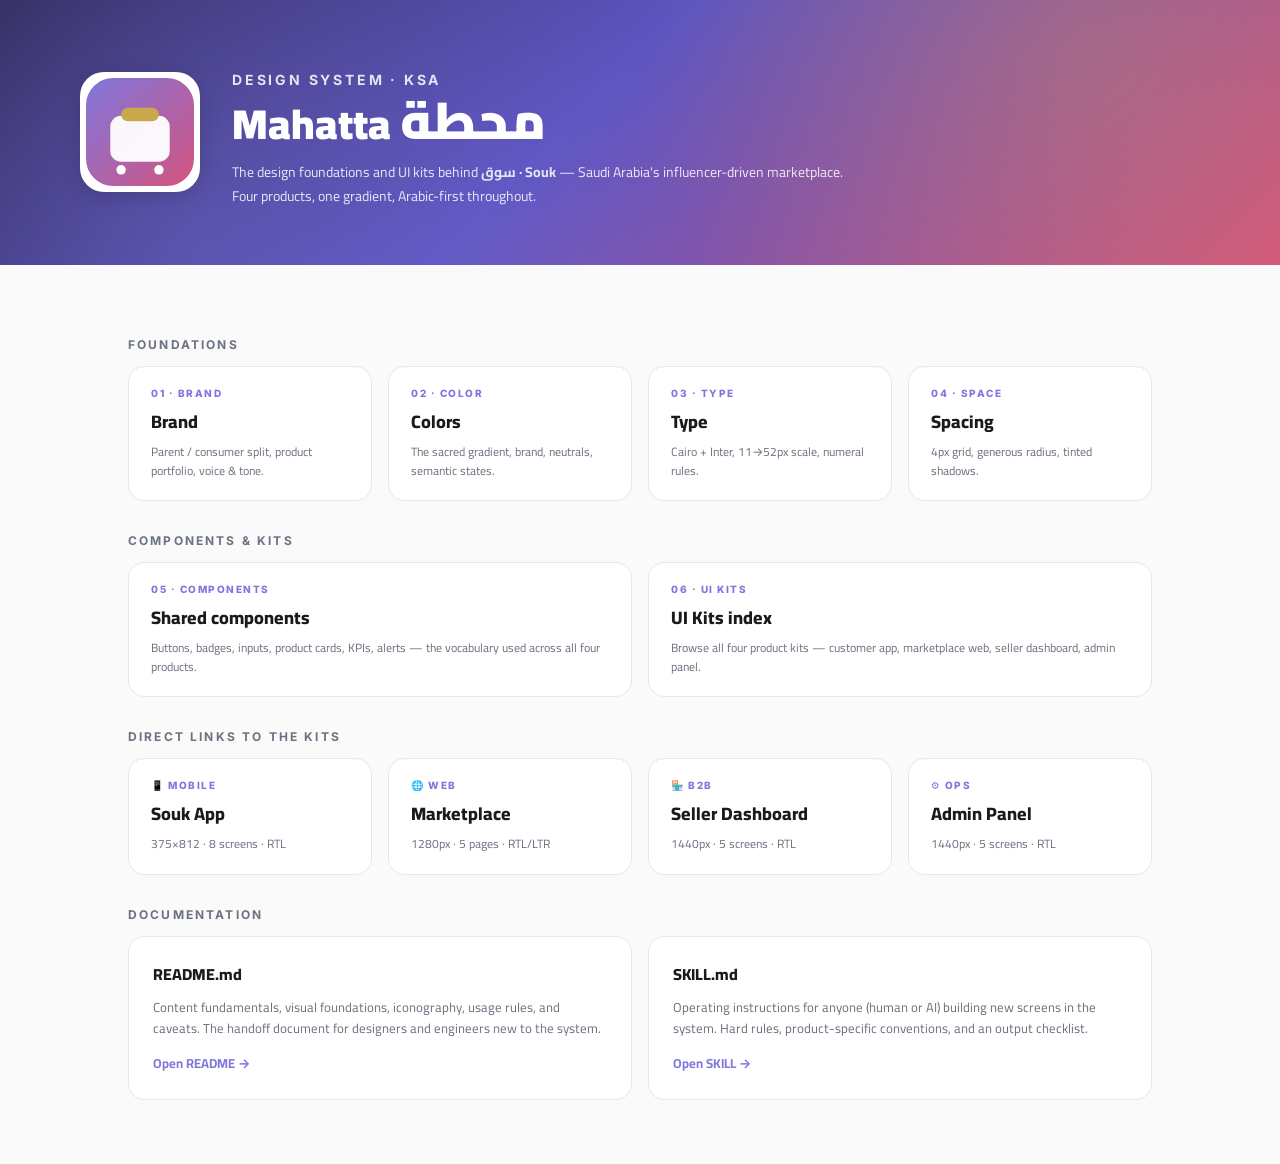
<file: index.html>
<!doctype html>
<html lang="en"><head><meta charset="utf-8"><title>Mahatta · Souk — Design System</title>
<link rel="stylesheet" href="tokens.css">
<style>
  body { background: var(--m-bg-faint); font-family: var(--m-font); }
  .hero { padding: 56px 48px; background: linear-gradient(135deg, #2a2450 0%, #5C54C0 45%, #D4537E 100%); color:#fff; position:relative; overflow:hidden; }
  .hero::before { content:""; position:absolute; inset:0; background: radial-gradient(circle at 85% 20%, rgba(200,168,75,0.25), transparent 40%), radial-gradient(circle at 15% 90%, rgba(127,119,221,0.35), transparent 50%); pointer-events:none; }
  .hero-wrap { max-width: 1120px; margin: 0 auto; position: relative; display:grid; grid-template-columns: 120px 1fr; gap: 32px; align-items: center; }
  .hero img { background:#fff; border-radius: 24px; padding: 6px; box-shadow: 0 4px 20px rgba(0,0,0,0.15); }
  .eyebrow { font-size: 11px; letter-spacing: 0.2em; text-transform: uppercase; opacity: 0.75; font-family: var(--m-font-en); font-weight: 700; margin:0 0 8px; }
  .hero h1 { font-size: 42px; font-weight: 900; margin: 0; line-height: 1.1; }
  .hero .ar { font-size: 52px; font-weight:900; direction:rtl; display:inline-block; margin-inline-start: 14px; }
  .hero p { font-size: 14px; opacity: 0.85; margin: 12px 0 0; max-width: 620px; line-height: 1.7; }

  .wrap { max-width: 1120px; margin: 0 auto; padding: 40px 48px 64px; }
  h2 { font-size: 12px; letter-spacing: 0.18em; text-transform: uppercase; color: var(--m-ink-2); font-weight: 700; margin: 32px 0 14px; font-family: var(--m-font-en); }

  .grid { display: grid; gap: 16px; }
  .g3 { grid-template-columns: repeat(3, 1fr); }
  .g2 { grid-template-columns: 1fr 1fr; }
  .g4 { grid-template-columns: repeat(4, 1fr); }

  a.tile { text-decoration:none; color:inherit; background:#fff; border:1px solid var(--m-border); border-radius: var(--m-r-2xl); padding: 20px 22px; display:block; transition: all var(--m-dur) var(--m-ease); }
  a.tile:hover { transform: translateY(-3px); box-shadow: var(--m-shadow-purple); border-color: var(--m-purple-100); }
  .tile .lab { font-size:10px; letter-spacing:0.15em; font-family: var(--m-font-en); font-weight:800; color: var(--m-purple); text-transform: uppercase; }
  .tile .t { font-size: 18px; font-weight: 800; margin: 6px 0 4px; }
  .tile .d { font-size: 12px; color: var(--m-ink-2); line-height: 1.6; }

  .doc { background:#fff; border:1px solid var(--m-border); border-radius: var(--m-r-2xl); padding: 22px 24px; }
  .doc h3 { margin: 0 0 8px; font-size: 16px; font-weight: 800; }
  .doc p { margin: 0; font-size: 13px; color: var(--m-ink-2); line-height: 1.65; }
  .doc a { display:inline-block; margin-top: 12px; font-size: 13px; font-weight: 700; color: var(--m-purple); text-decoration: none; }
</style></head><body>

<section class="hero">
  <div class="hero-wrap">
    <img src="assets/logo-mark.svg" width="120" height="120" alt="Mahatta mark">
    <div>
      <p class="eyebrow">Design System · KSA</p>
      <h1>Mahatta <span class="ar">محطة</span></h1>
      <p>The design foundations and UI kits behind <strong>سوق · Souk</strong> — Saudi Arabia's influencer-driven marketplace. Four products, one gradient, Arabic-first throughout.</p>
    </div>
  </div>
</section>

<div class="wrap">
  <h2>Foundations</h2>
  <div class="grid g4">
    <a class="tile" href="preview/brand.html">       <div class="lab">01 · BRAND</div>   <div class="t">Brand</div>     <div class="d">Parent / consumer split, product portfolio, voice & tone.</div></a>
    <a class="tile" href="preview/colors.html">      <div class="lab">02 · COLOR</div>   <div class="t">Colors</div>    <div class="d">The sacred gradient, brand, neutrals, semantic states.</div></a>
    <a class="tile" href="preview/type.html">        <div class="lab">03 · TYPE</div>    <div class="t">Type</div>      <div class="d">Cairo + Inter, 11→52px scale, numeral rules.</div></a>
    <a class="tile" href="preview/spacing.html">     <div class="lab">04 · SPACE</div>   <div class="t">Spacing</div>   <div class="d">4px grid, generous radius, tinted shadows.</div></a>
  </div>

  <h2>Components & Kits</h2>
  <div class="grid g2">
    <a class="tile" href="preview/components.html">  <div class="lab">05 · COMPONENTS</div> <div class="t">Shared components</div> <div class="d">Buttons, badges, inputs, product cards, KPIs, alerts — the vocabulary used across all four products.</div></a>
    <a class="tile" href="preview/ui-kits.html">     <div class="lab">06 · UI KITS</div>    <div class="t">UI Kits index</div>     <div class="d">Browse all four product kits — customer app, marketplace web, seller dashboard, admin panel.</div></a>
  </div>

  <h2>Direct links to the kits</h2>
  <div class="grid g4">
    <a class="tile" href="ui-kits/app/index.html">    <div class="lab">📱 MOBILE</div><div class="t">Souk App</div>      <div class="d">375×812 · 8 screens · RTL</div></a>
    <a class="tile" href="ui-kits/web/index.html">    <div class="lab">🌐 WEB</div>   <div class="t">Marketplace</div>   <div class="d">1280px · 5 pages · RTL/LTR</div></a>
    <a class="tile" href="ui-kits/seller/index.html"> <div class="lab">🏪 B2B</div>   <div class="t">Seller Dashboard</div><div class="d">1440px · 5 screens · RTL</div></a>
    <a class="tile" href="ui-kits/admin/index.html">  <div class="lab">⚙️ OPS</div>    <div class="t">Admin Panel</div>   <div class="d">1440px · 5 screens · RTL</div></a>
  </div>

  <h2>Documentation</h2>
  <div class="grid g2">
    <div class="doc">
      <h3>README.md</h3>
      <p>Content fundamentals, visual foundations, iconography, usage rules, and caveats. The handoff document for designers and engineers new to the system.</p>
      <a href="README.md">Open README →</a>
    </div>
    <div class="doc">
      <h3>SKILL.md</h3>
      <p>Operating instructions for anyone (human or AI) building new screens in the system. Hard rules, product-specific conventions, and an output checklist.</p>
      <a href="SKILL.md">Open SKILL →</a>
    </div>
  </div>
</div>
</body></html>
</file>
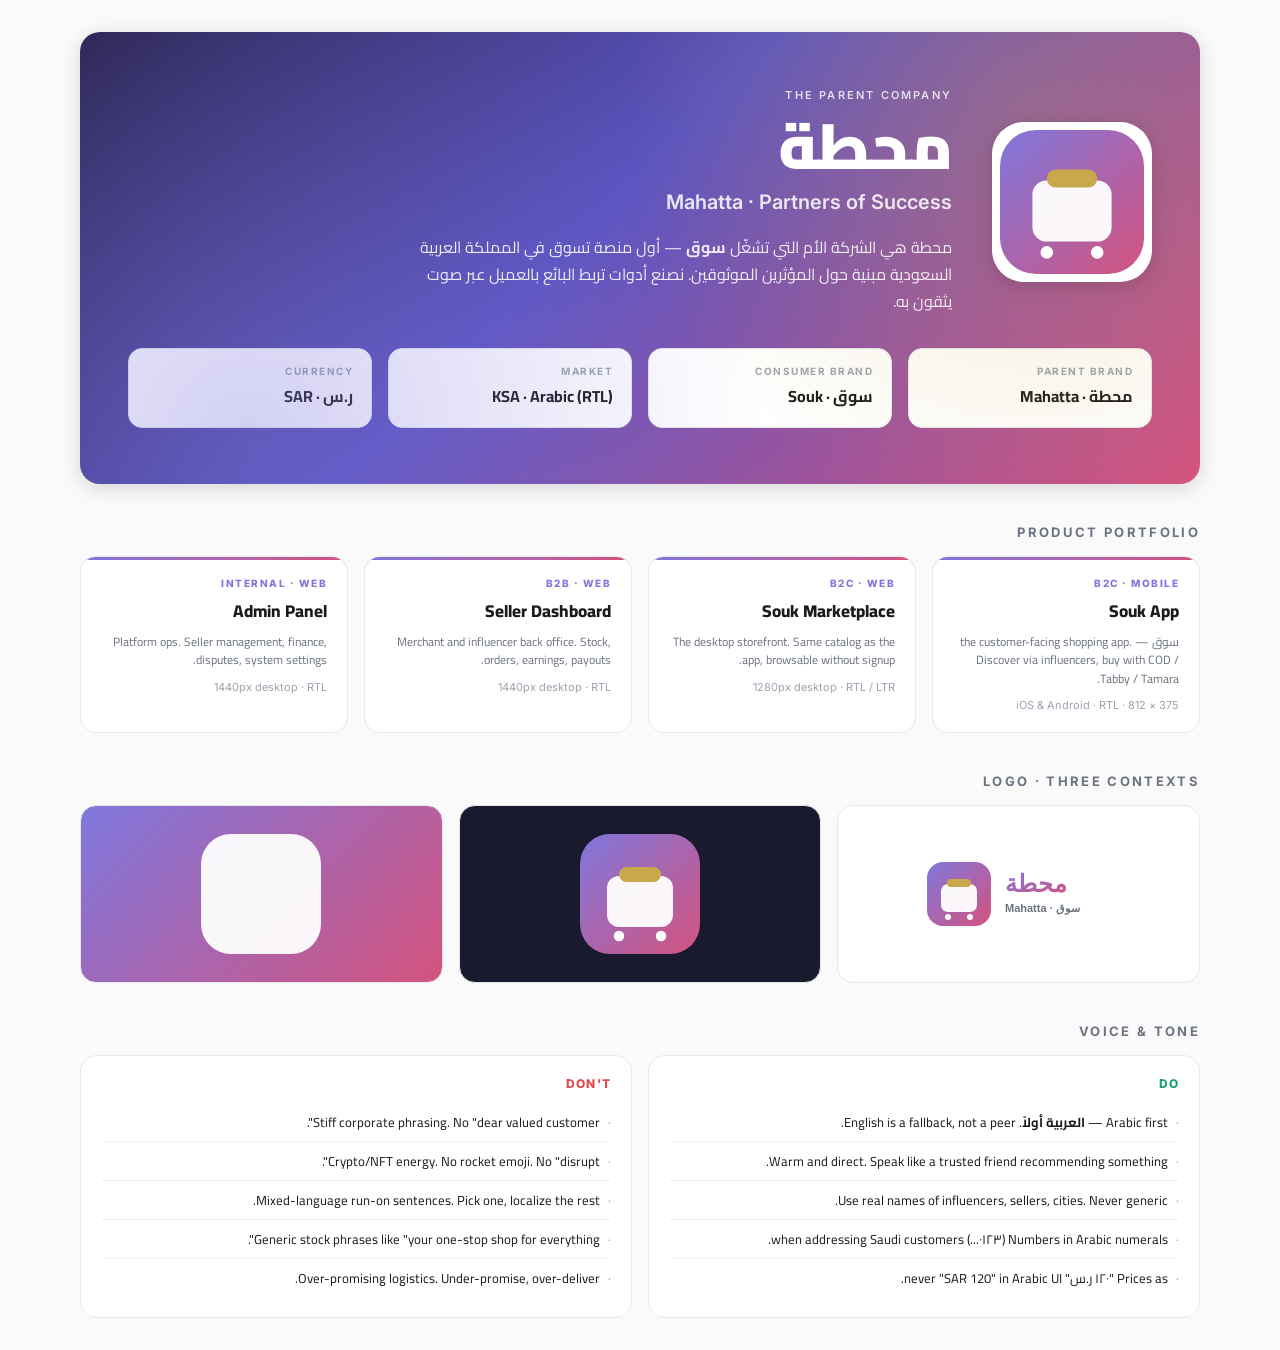
<file: preview/brand.html>
<!doctype html>
<html lang="ar" dir="rtl"><head><meta charset="utf-8"><title>Brand · Mahatta · Souk</title>
<link rel="stylesheet" href="../tokens.css">
<style>
  body { background: var(--m-bg-faint); padding: 32px; }
  .wrap { max-width: 1120px; margin: 0 auto; }
  .hero {
    border-radius: var(--m-r-3xl); overflow: hidden; position: relative;
    padding: 56px 48px; color: #fff;
    background: linear-gradient(135deg, #2a2450 0%, #5C54C0 45%, #D4537E 100%);
    box-shadow: var(--m-shadow-lift);
  }
  .hero::before {
    content: ""; position: absolute; inset: 0;
    background:
      radial-gradient(circle at 85% 20%, rgba(200,168,75,0.25), transparent 40%),
      radial-gradient(circle at 15% 90%, rgba(127,119,221,0.35), transparent 50%);
    pointer-events: none;
  }
  .hero-inner { position: relative; display: grid; grid-template-columns: 160px 1fr; gap: 40px; align-items: center; }
  .eyebrow { font-size: 11px; letter-spacing: 0.2em; text-transform: uppercase; opacity: 0.8; margin: 0 0 12px; font-family: var(--m-font-en); font-weight: 600; }
  .brand-name-ar { font-size: 64px; font-weight: 900; line-height: 1; margin: 0; letter-spacing: -0.02em; }
  .brand-name-en { font-size: 20px; font-weight: 600; opacity: 0.85; margin: 12px 0 0; font-family: var(--m-font-en); }
  .tagline { font-size: 16px; line-height: 1.7; opacity: 0.88; margin: 20px 0 0; max-width: 560px; }

  .meta { margin-top: 32px; display: grid; grid-template-columns: repeat(4, 1fr); gap: 16px; }
  .chip {
    background: var(--m-bg); border: 1px solid var(--m-border); border-radius: var(--m-r-xl);
    padding: 16px 18px;
  }
  .chip-label { font-size: 10px; letter-spacing: 0.15em; color: var(--m-ink-3); text-transform: uppercase; font-weight: 700; font-family: var(--m-font-en); }
  .chip-val { font-size: 16px; font-weight: 700; color: var(--m-ink); margin-top: 4px; }

  h2 { font-size: 13px; letter-spacing: 0.18em; text-transform: uppercase; color: var(--m-ink-2); font-weight: 700; margin: 40px 0 16px; font-family: var(--m-font-en); }

  .products { display: grid; grid-template-columns: repeat(4, 1fr); gap: 16px; }
  .product {
    background: var(--m-bg); border: 1px solid var(--m-border); border-radius: var(--m-r-2xl);
    padding: 20px; position: relative; overflow: hidden;
  }
  .product::before { content:""; position: absolute; top:0; right:0; left:0; height: 3px; background: var(--m-grad); }
  .product-tag { font-size: 10px; letter-spacing: 0.15em; color: var(--m-purple); text-transform: uppercase; font-weight: 800; font-family: var(--m-font-en); }
  .product-name { font-size: 17px; font-weight: 800; color: var(--m-ink); margin: 6px 0 2px; }
  .product-desc { font-size: 12px; color: var(--m-ink-2); line-height: 1.55; margin: 6px 0 0; }
  .product-spec { font-size: 11px; color: var(--m-ink-3); margin-top: 10px; font-family: var(--m-font-en); }

  .voice { display: grid; grid-template-columns: 1fr 1fr; gap: 16px; margin-top: 16px; }
  .voice-col {
    background: var(--m-bg); border: 1px solid var(--m-border); border-radius: var(--m-r-2xl); padding: 20px;
  }
  .voice-col h3 { font-size: 12px; font-weight: 800; letter-spacing: 0.1em; text-transform: uppercase; margin: 0 0 12px; font-family: var(--m-font-en); }
  .voice-col.do h3   { color: var(--m-success); }
  .voice-col.dont h3 { color: var(--m-error); }
  .voice-col ul { list-style: none; padding: 0; margin: 0; }
  .voice-col li { padding: 7px 0; border-bottom: 1px solid var(--m-border-soft); font-size: 13px; color: var(--m-ink); }
  .voice-col li:last-child { border-bottom: none; }
  .voice-col li::before { content: "·"; color: var(--m-ink-3); margin-left: 8px; }

  .logos { display: grid; grid-template-columns: repeat(3, 1fr); gap: 16px; margin-top: 16px; }
  .logo-tile { background: var(--m-bg); border: 1px solid var(--m-border); border-radius: var(--m-r-2xl); padding: 28px; display: flex; align-items: center; justify-content: center; min-height: 140px; }
  .logo-tile.dark { background: var(--m-ink-deep); }
  .logo-tile.grad { background: var(--m-grad); }
  .logo-tile img { max-width: 100%; height: auto; }
</style></head><body>
<div class="wrap">
  <section class="hero">
    <div class="hero-inner">
      <img src="../assets/logo-mark.svg" width="160" height="160" alt="Mahatta mark" style="background:#fff;border-radius:32px;padding:8px;box-shadow:var(--m-shadow-lift);">
      <div>
        <p class="eyebrow">The parent company</p>
        <h1 class="brand-name-ar">محطة</h1>
        <p class="brand-name-en">Mahatta · Partners of Success</p>
        <p class="tagline">محطة هي الشركة الأم التي تشغّل <strong>سوق</strong> — أول منصة تسوق في المملكة العربية السعودية مبنية حول المؤثرين الموثوقين. نصنع أدوات تربط البائع بالعميل عبر صوت يثقون به.</p>
      </div>
    </div>
    <div class="meta">
      <div class="chip"><div class="chip-label">Parent brand</div><div class="chip-val">محطة · Mahatta</div></div>
      <div class="chip"><div class="chip-label">Consumer brand</div><div class="chip-val">سوق · Souk</div></div>
      <div class="chip"><div class="chip-label">Market</div><div class="chip-val">KSA · Arabic (RTL)</div></div>
      <div class="chip"><div class="chip-label">Currency</div><div class="chip-val">ر.س · SAR</div></div>
    </div>
  </section>

  <h2>Product portfolio</h2>
  <div class="products">
    <div class="product">
      <div class="product-tag">B2C · Mobile</div>
      <div class="product-name">Souk App</div>
      <div class="product-desc">سوق — the customer-facing shopping app. Discover via influencers, buy with COD / Tabby / Tamara.</div>
      <div class="product-spec">375 × 812 · iOS & Android · RTL</div>
    </div>
    <div class="product">
      <div class="product-tag">B2C · Web</div>
      <div class="product-name">Souk Marketplace</div>
      <div class="product-desc">The desktop storefront. Same catalog as the app, browsable without signup.</div>
      <div class="product-spec">1280px desktop · RTL / LTR</div>
    </div>
    <div class="product">
      <div class="product-tag">B2B · Web</div>
      <div class="product-name">Seller Dashboard</div>
      <div class="product-desc">Merchant and influencer back office. Stock, orders, earnings, payouts.</div>
      <div class="product-spec">1440px desktop · RTL</div>
    </div>
    <div class="product">
      <div class="product-tag">Internal · Web</div>
      <div class="product-name">Admin Panel</div>
      <div class="product-desc">Platform ops. Seller management, finance, disputes, system settings.</div>
      <div class="product-spec">1440px desktop · RTL</div>
    </div>
  </div>

  <h2>Logo · three contexts</h2>
  <div class="logos">
    <div class="logo-tile"><img src="../assets/logo.svg" alt="Logo on light"></div>
    <div class="logo-tile dark"><img src="../assets/logo-mark.svg" width="120" alt="Mark only"></div>
    <div class="logo-tile grad"><img src="../assets/logo-mark.svg" width="120" style="filter:brightness(0) invert(1);opacity:0.95" alt="Mono on gradient"></div>
  </div>

  <h2>Voice & tone</h2>
  <div class="voice">
    <div class="voice-col do">
      <h3>Do</h3>
      <ul>
        <li>Arabic first — <strong>العربية أولاً</strong>. English is a fallback, not a peer.</li>
        <li>Warm and direct. Speak like a trusted friend recommending something.</li>
        <li>Use real names of influencers, sellers, cities. Never generic.</li>
        <li>Numbers in Arabic numerals (٠١٢٣...) when addressing Saudi customers.</li>
        <li>Prices as "١٢٠ ر.س" never "SAR 120" in Arabic UI.</li>
      </ul>
    </div>
    <div class="voice-col dont">
      <h3>Don't</h3>
      <ul>
        <li>Stiff corporate phrasing. No "dear valued customer".</li>
        <li>Crypto/NFT energy. No rocket emoji. No "disrupt".</li>
        <li>Mixed-language run-on sentences. Pick one, localize the rest.</li>
        <li>Generic stock phrases like "your one-stop shop for everything".</li>
        <li>Over-promising logistics. Under-promise, over-deliver.</li>
      </ul>
    </div>
  </div>
</div>
</body></html>
</file>
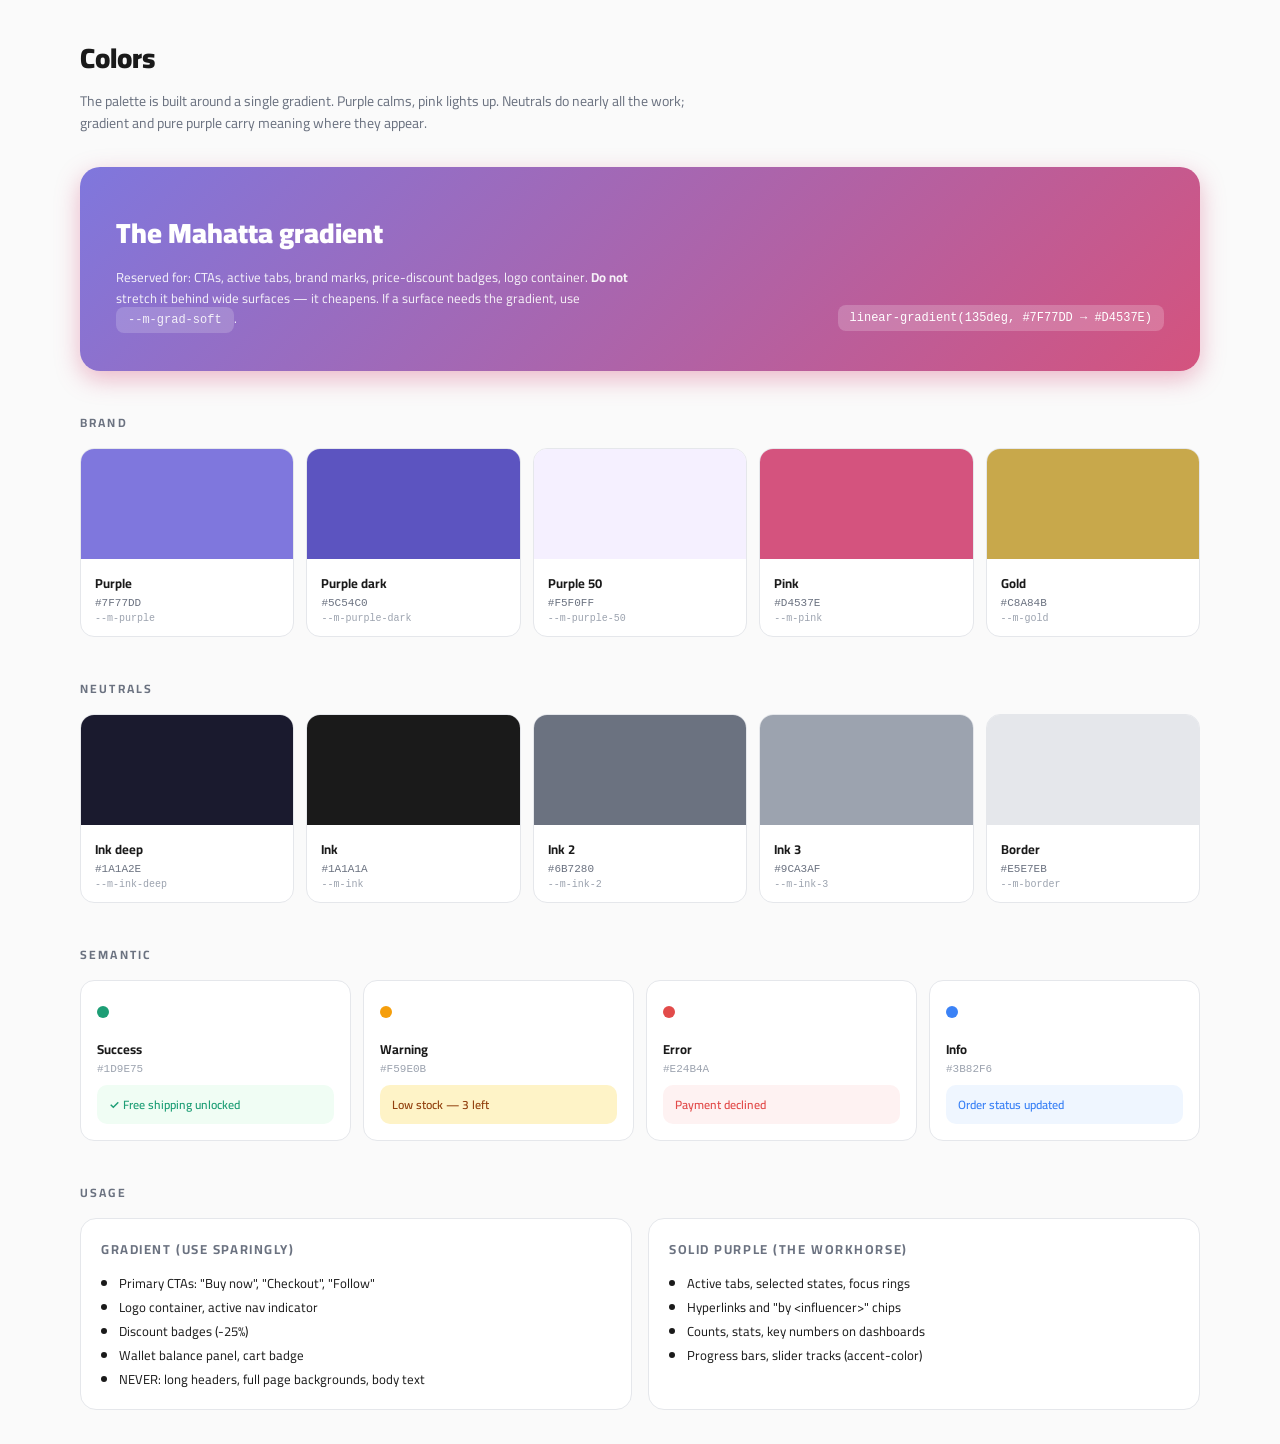
<file: preview/colors.html>
<!doctype html>
<html lang="en" dir="ltr"><head><meta charset="utf-8"><title>Colors · Mahatta · Souk</title>
<link rel="stylesheet" href="../tokens.css">
<style>
  body { background: var(--m-bg-faint); padding: 32px; }
  .wrap { max-width: 1120px; margin: 0 auto; }
  h1 { font-size: 28px; font-weight: 900; margin: 0 0 6px; }
  .sub { font-size: 14px; color: var(--m-ink-2); margin: 0 0 32px; max-width: 640px; line-height: 1.6; }
  h2 { font-size: 12px; letter-spacing: 0.18em; text-transform: uppercase; color: var(--m-ink-2); font-weight: 700; margin: 40px 0 14px; }

  .grad-panel {
    border-radius: var(--m-r-3xl); padding: 40px 36px; color: #fff;
    background: var(--m-grad);
    box-shadow: var(--m-shadow-4);
    display: grid; grid-template-columns: 1fr auto; align-items: end; gap: 24px;
  }
  .grad-panel h3 { font-size: 28px; font-weight: 900; margin: 0; }
  .grad-panel p { font-size: 13px; opacity: 0.9; margin: 8px 0 0; max-width: 520px; line-height: 1.6; }
  .grad-panel code { background: rgba(255,255,255,0.2); padding: 6px 12px; border-radius: var(--m-r-sm); font-family: ui-monospace, 'SF Mono', monospace; font-size: 12px; white-space: nowrap; }

  .swatches { display: grid; grid-template-columns: repeat(5, 1fr); gap: 12px; }
  .sw { border-radius: var(--m-r-xl); overflow: hidden; border: 1px solid var(--m-border); background: #fff; }
  .sw-color { height: 110px; }
  .sw-body { padding: 12px 14px; }
  .sw-name { font-size: 13px; font-weight: 700; }
  .sw-hex  { font-size: 11px; color: var(--m-ink-2); font-family: ui-monospace,'SF Mono',monospace; margin-top: 2px; }
  .sw-token { font-size: 10px; color: var(--m-ink-3); font-family: ui-monospace,'SF Mono',monospace; margin-top: 4px; }

  .semantic { display: grid; grid-template-columns: repeat(4, 1fr); gap: 12px; }
  .sem-card { border-radius: var(--m-r-xl); border: 1px solid var(--m-border); padding: 16px; background: #fff; }
  .sem-dot { width: 12px; height: 12px; border-radius: 50%; display: inline-block; }
  .sem-title { font-size: 13px; font-weight: 700; margin: 10px 0 2px; }
  .sem-hex { font-size: 11px; color: var(--m-ink-3); font-family: ui-monospace,monospace; }
  .sem-demo { margin-top: 10px; padding: 8px 12px; border-radius: var(--m-r-md); font-size: 12px; font-weight: 600; }

  .usage { display: grid; grid-template-columns: 1fr 1fr; gap: 16px; }
  .usage-card { border-radius: var(--m-r-2xl); border: 1px solid var(--m-border); padding: 18px 20px; background: #fff; }
  .usage-card h3 { font-size: 13px; margin: 0 0 10px; color: var(--m-ink-2); text-transform: uppercase; letter-spacing: 0.12em; font-weight: 700; }
  .usage-card ul { margin: 0; padding-left: 18px; font-size: 13px; color: var(--m-ink); line-height: 1.85; }
</style></head><body>
<div class="wrap">
  <h1>Colors</h1>
  <p class="sub">The palette is built around a single gradient. Purple calms, pink lights up. Neutrals do nearly all the work; gradient and pure purple carry meaning where they appear.</p>

  <div class="grad-panel">
    <div>
      <h3>The Mahatta gradient</h3>
      <p>Reserved for: CTAs, active tabs, brand marks, price-discount badges, logo container. <strong>Do not</strong> stretch it behind wide surfaces — it cheapens. If a surface needs the gradient, use <code>--m-grad-soft</code>.</p>
    </div>
    <code>linear-gradient(135deg, #7F77DD → #D4537E)</code>
  </div>

  <h2>Brand</h2>
  <div class="swatches">
    <div class="sw"><div class="sw-color" style="background:#7F77DD"></div><div class="sw-body"><div class="sw-name">Purple</div><div class="sw-hex">#7F77DD</div><div class="sw-token">--m-purple</div></div></div>
    <div class="sw"><div class="sw-color" style="background:#5C54C0"></div><div class="sw-body"><div class="sw-name">Purple dark</div><div class="sw-hex">#5C54C0</div><div class="sw-token">--m-purple-dark</div></div></div>
    <div class="sw"><div class="sw-color" style="background:#F5F0FF"></div><div class="sw-body"><div class="sw-name">Purple 50</div><div class="sw-hex">#F5F0FF</div><div class="sw-token">--m-purple-50</div></div></div>
    <div class="sw"><div class="sw-color" style="background:#D4537E"></div><div class="sw-body"><div class="sw-name">Pink</div><div class="sw-hex">#D4537E</div><div class="sw-token">--m-pink</div></div></div>
    <div class="sw"><div class="sw-color" style="background:#C8A84B"></div><div class="sw-body"><div class="sw-name">Gold</div><div class="sw-hex">#C8A84B</div><div class="sw-token">--m-gold</div></div></div>
  </div>

  <h2>Neutrals</h2>
  <div class="swatches">
    <div class="sw"><div class="sw-color" style="background:#1A1A2E"></div><div class="sw-body"><div class="sw-name">Ink deep</div><div class="sw-hex">#1A1A2E</div><div class="sw-token">--m-ink-deep</div></div></div>
    <div class="sw"><div class="sw-color" style="background:#1A1A1A"></div><div class="sw-body"><div class="sw-name">Ink</div><div class="sw-hex">#1A1A1A</div><div class="sw-token">--m-ink</div></div></div>
    <div class="sw"><div class="sw-color" style="background:#6B7280"></div><div class="sw-body"><div class="sw-name">Ink 2</div><div class="sw-hex">#6B7280</div><div class="sw-token">--m-ink-2</div></div></div>
    <div class="sw"><div class="sw-color" style="background:#9CA3AF"></div><div class="sw-body"><div class="sw-name">Ink 3</div><div class="sw-hex">#9CA3AF</div><div class="sw-token">--m-ink-3</div></div></div>
    <div class="sw"><div class="sw-color" style="background:#E5E7EB"></div><div class="sw-body"><div class="sw-name">Border</div><div class="sw-hex">#E5E7EB</div><div class="sw-token">--m-border</div></div></div>
  </div>

  <h2>Semantic</h2>
  <div class="semantic">
    <div class="sem-card">
      <span class="sem-dot" style="background:var(--m-success)"></span>
      <div class="sem-title">Success</div><div class="sem-hex">#1D9E75</div>
      <div class="sem-demo" style="background:var(--m-success-bg);color:var(--m-success)">✓ Free shipping unlocked</div>
    </div>
    <div class="sem-card">
      <span class="sem-dot" style="background:var(--m-warning)"></span>
      <div class="sem-title">Warning</div><div class="sem-hex">#F59E0B</div>
      <div class="sem-demo" style="background:var(--m-warning-bg);color:#92400E">Low stock — 3 left</div>
    </div>
    <div class="sem-card">
      <span class="sem-dot" style="background:var(--m-error)"></span>
      <div class="sem-title">Error</div><div class="sem-hex">#E24B4A</div>
      <div class="sem-demo" style="background:var(--m-error-bg);color:var(--m-error)">Payment declined</div>
    </div>
    <div class="sem-card">
      <span class="sem-dot" style="background:var(--m-info)"></span>
      <div class="sem-title">Info</div><div class="sem-hex">#3B82F6</div>
      <div class="sem-demo" style="background:var(--m-info-bg);color:var(--m-info)">Order status updated</div>
    </div>
  </div>

  <h2>Usage</h2>
  <div class="usage">
    <div class="usage-card">
      <h3>Gradient (use sparingly)</h3>
      <ul>
        <li>Primary CTAs: "Buy now", "Checkout", "Follow"</li>
        <li>Logo container, active nav indicator</li>
        <li>Discount badges (-25%)</li>
        <li>Wallet balance panel, cart badge</li>
        <li>NEVER: long headers, full page backgrounds, body text</li>
      </ul>
    </div>
    <div class="usage-card">
      <h3>Solid purple (the workhorse)</h3>
      <ul>
        <li>Active tabs, selected states, focus rings</li>
        <li>Hyperlinks and "by &lt;influencer&gt;" chips</li>
        <li>Counts, stats, key numbers on dashboards</li>
        <li>Progress bars, slider tracks (accent-color)</li>
      </ul>
    </div>
  </div>
</div>
</body></html>
</file>
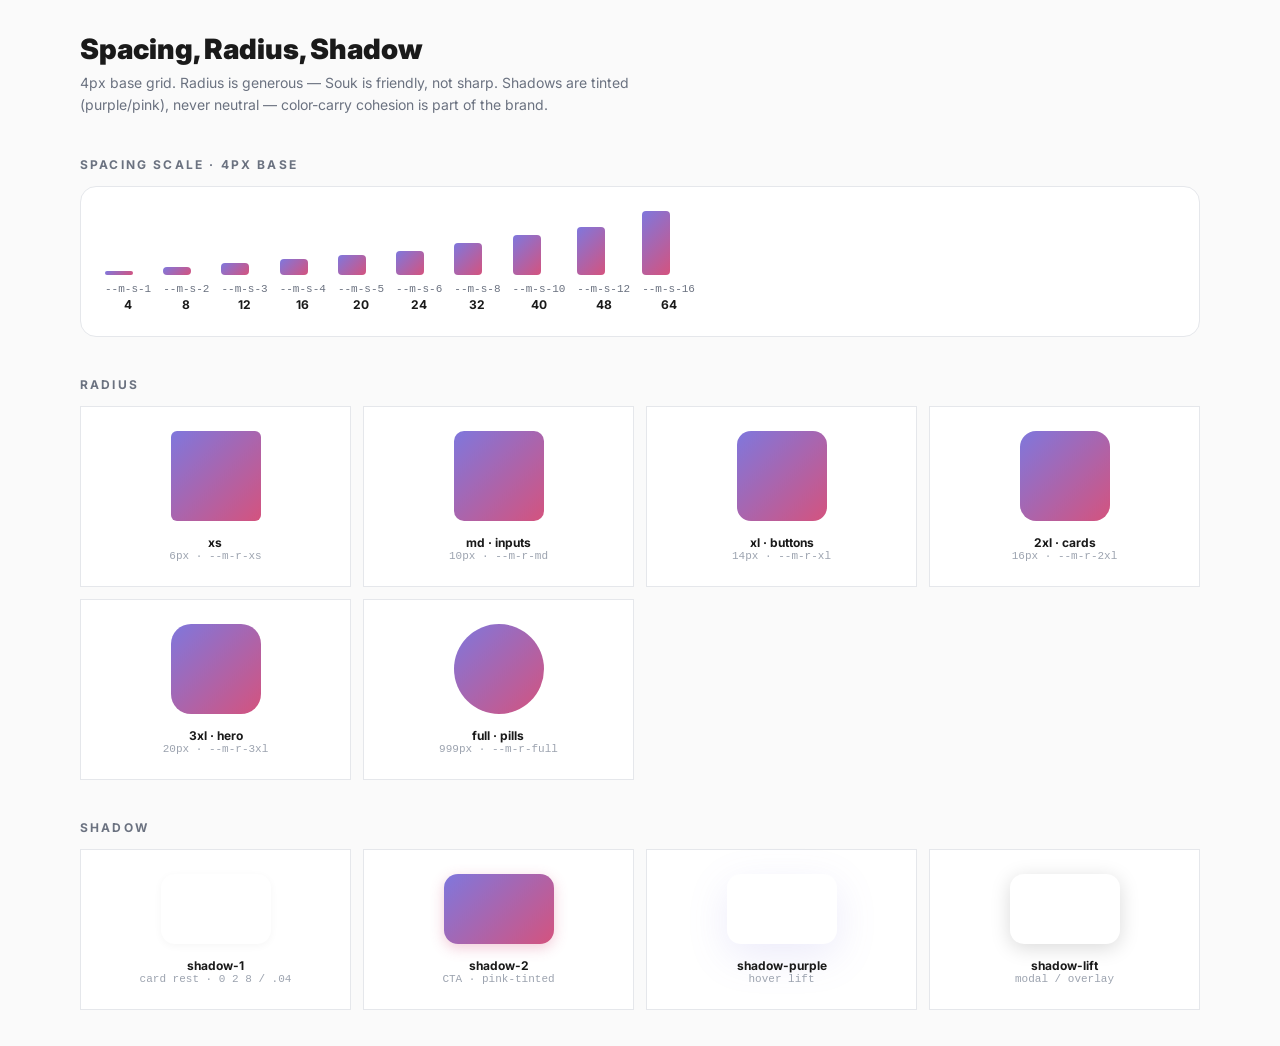
<file: preview/spacing.html>
<!doctype html>
<html lang="en"><head><meta charset="utf-8"><title>Spacing · Radius · Shadow</title>
<link rel="stylesheet" href="../tokens.css">
<style>
  body { background: var(--m-bg-faint); padding: 32px; font-family: var(--m-font-en); }
  .wrap { max-width: 1120px; margin: 0 auto; }
  h1 { font-size: 28px; font-weight: 900; margin: 0 0 6px; }
  .sub { font-size: 14px; color: var(--m-ink-2); margin: 0 0 32px; max-width: 640px; line-height: 1.6; }
  h2 { font-size: 12px; letter-spacing: 0.18em; text-transform: uppercase; color: var(--m-ink-2); font-weight: 700; margin: 40px 0 14px; }

  .row { display:flex; gap:12px; align-items:flex-end; background:#fff; border:1px solid var(--m-border); border-radius: var(--m-r-2xl); padding: 24px; overflow-x: auto; }
  .step { text-align:center; }
  .step-bar { background: var(--m-grad); border-radius: 4px; width: 28px; }
  .step-label { font-size:11px; color: var(--m-ink-2); margin-top:8px; font-family: ui-monospace,monospace; }
  .step-val { font-size:12px; font-weight:700; margin-top:2px; }

  .radii, .shadows { display: grid; grid-template-columns: repeat(4, 1fr); gap: 12px; }
  .tile { background:#fff; border:1px solid var(--m-border); padding: 24px; display: flex; flex-direction: column; align-items: center; gap: 14px; }
  .sample { width: 90px; height: 90px; background: var(--m-grad); }
  .tile-meta { text-align:center; }
  .tile-meta .t { font-size:12px; font-weight:700; }
  .tile-meta .v { font-size:11px; color: var(--m-ink-3); font-family: ui-monospace,monospace; }

  .rad-tile { border-radius: var(--m-r-xl); }

  .sh-sample { width: 110px; height: 70px; background:#fff; border-radius: var(--m-r-xl); }
</style></head><body>
<div class="wrap">
  <h1>Spacing, Radius, Shadow</h1>
  <p class="sub">4px base grid. Radius is generous — Souk is friendly, not sharp. Shadows are tinted (purple/pink), never neutral — color-carry cohesion is part of the brand.</p>

  <h2>Spacing scale · 4px base</h2>
  <div class="row">
    <div class="step"><div class="step-bar" style="height:4px"></div>  <div class="step-label">--m-s-1</div><div class="step-val">4</div></div>
    <div class="step"><div class="step-bar" style="height:8px"></div>  <div class="step-label">--m-s-2</div><div class="step-val">8</div></div>
    <div class="step"><div class="step-bar" style="height:12px"></div> <div class="step-label">--m-s-3</div><div class="step-val">12</div></div>
    <div class="step"><div class="step-bar" style="height:16px"></div> <div class="step-label">--m-s-4</div><div class="step-val">16</div></div>
    <div class="step"><div class="step-bar" style="height:20px"></div> <div class="step-label">--m-s-5</div><div class="step-val">20</div></div>
    <div class="step"><div class="step-bar" style="height:24px"></div> <div class="step-label">--m-s-6</div><div class="step-val">24</div></div>
    <div class="step"><div class="step-bar" style="height:32px"></div> <div class="step-label">--m-s-8</div><div class="step-val">32</div></div>
    <div class="step"><div class="step-bar" style="height:40px"></div> <div class="step-label">--m-s-10</div><div class="step-val">40</div></div>
    <div class="step"><div class="step-bar" style="height:48px"></div> <div class="step-label">--m-s-12</div><div class="step-val">48</div></div>
    <div class="step"><div class="step-bar" style="height:64px"></div> <div class="step-label">--m-s-16</div><div class="step-val">64</div></div>
  </div>

  <h2>Radius</h2>
  <div class="radii">
    <div class="tile"><div class="sample" style="border-radius:6px"></div><div class="tile-meta"><div class="t">xs</div><div class="v">6px · --m-r-xs</div></div></div>
    <div class="tile"><div class="sample" style="border-radius:10px"></div><div class="tile-meta"><div class="t">md · inputs</div><div class="v">10px · --m-r-md</div></div></div>
    <div class="tile"><div class="sample" style="border-radius:14px"></div><div class="tile-meta"><div class="t">xl · buttons</div><div class="v">14px · --m-r-xl</div></div></div>
    <div class="tile"><div class="sample" style="border-radius:16px"></div><div class="tile-meta"><div class="t">2xl · cards</div><div class="v">16px · --m-r-2xl</div></div></div>
    <div class="tile"><div class="sample" style="border-radius:20px"></div><div class="tile-meta"><div class="t">3xl · hero</div><div class="v">20px · --m-r-3xl</div></div></div>
    <div class="tile"><div class="sample" style="border-radius:999px"></div><div class="tile-meta"><div class="t">full · pills</div><div class="v">999px · --m-r-full</div></div></div>
  </div>

  <h2>Shadow</h2>
  <div class="shadows">
    <div class="tile"><div class="sh-sample" style="box-shadow: var(--m-shadow-1)"></div><div class="tile-meta"><div class="t">shadow-1</div><div class="v">card rest · 0 2 8 / .04</div></div></div>
    <div class="tile"><div class="sh-sample" style="box-shadow: var(--m-shadow-2); background: var(--m-grad)"></div><div class="tile-meta"><div class="t">shadow-2</div><div class="v">CTA · pink-tinted</div></div></div>
    <div class="tile"><div class="sh-sample" style="box-shadow: var(--m-shadow-purple)"></div><div class="tile-meta"><div class="t">shadow-purple</div><div class="v">hover lift</div></div></div>
    <div class="tile"><div class="sh-sample" style="box-shadow: var(--m-shadow-lift)"></div><div class="tile-meta"><div class="t">shadow-lift</div><div class="v">modal / overlay</div></div></div>
  </div>
</div>
</body></html>
</file>
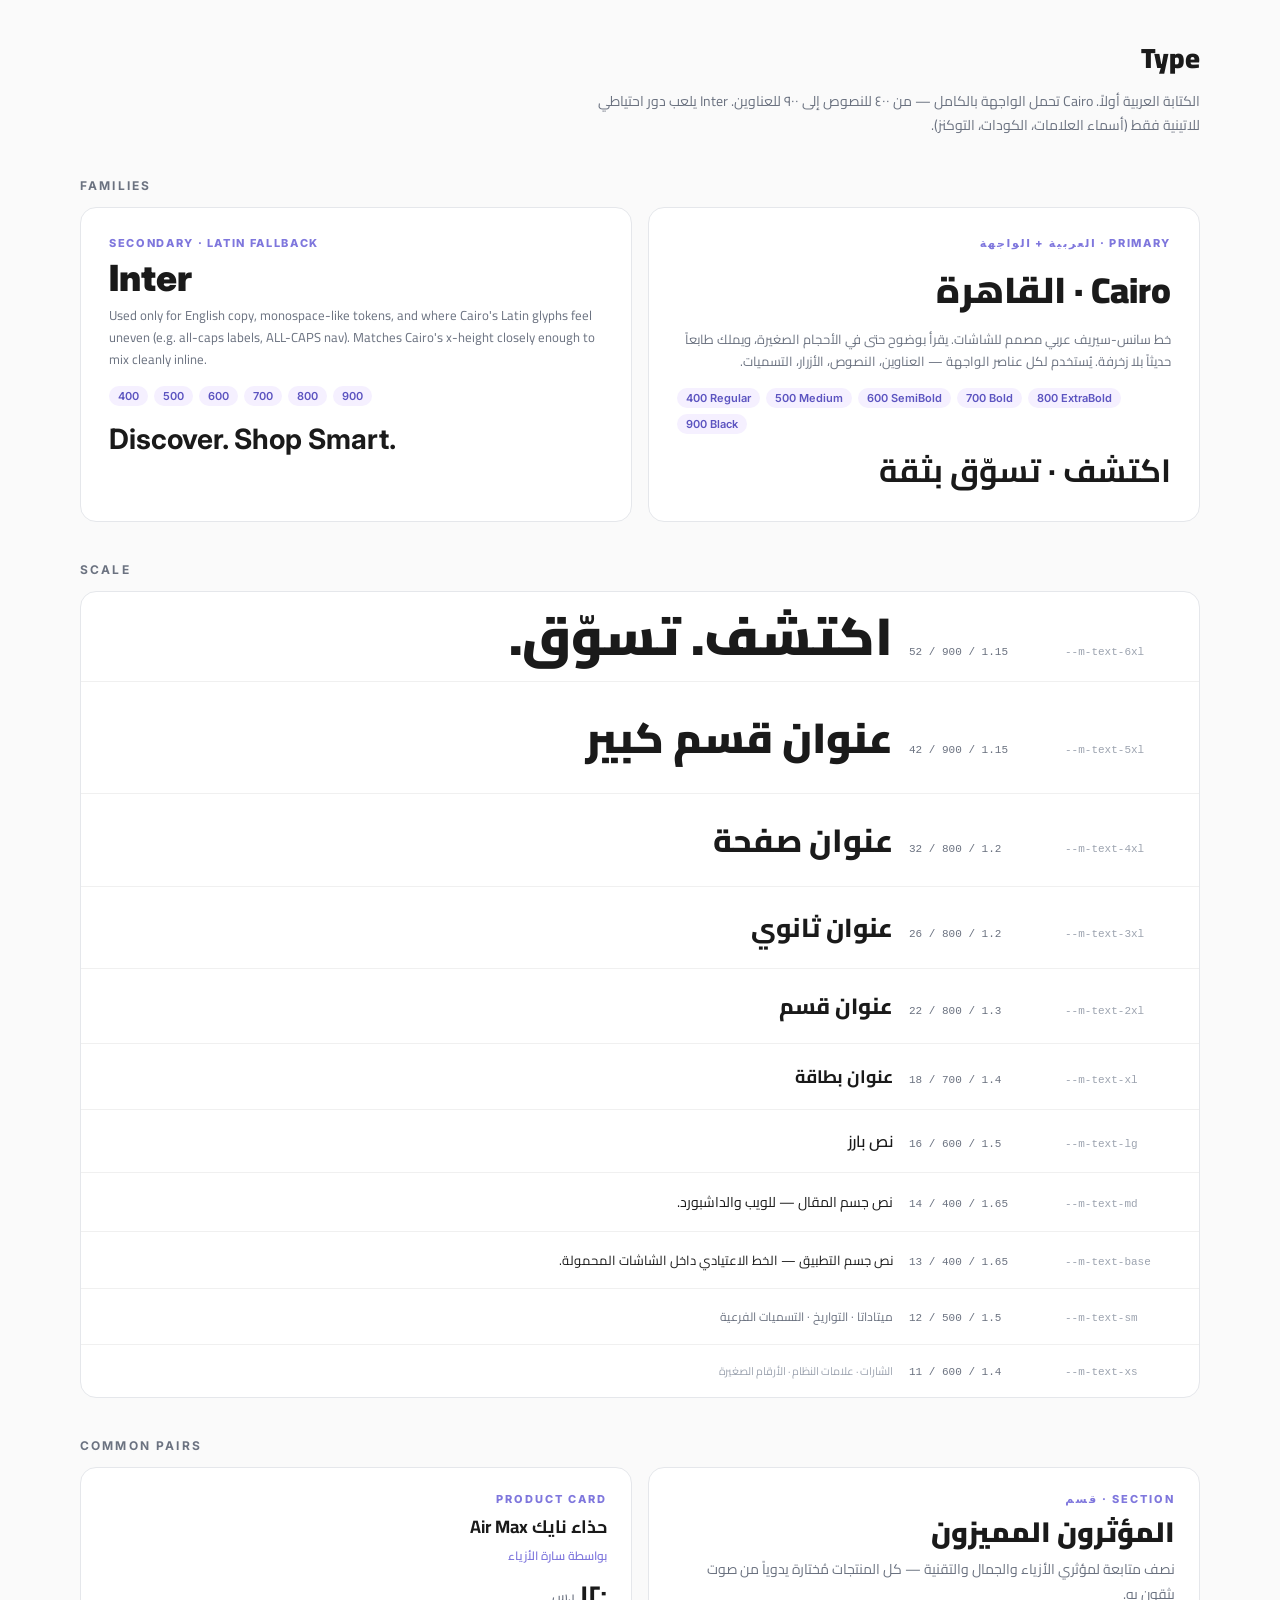
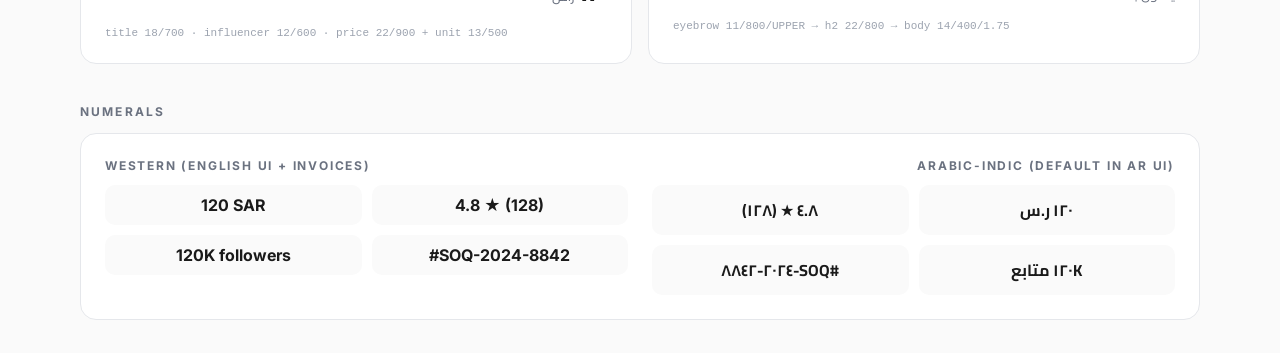
<file: preview/type.html>
<!doctype html>
<html lang="ar" dir="rtl"><head><meta charset="utf-8"><title>Type · Mahatta · Souk</title>
<link rel="stylesheet" href="../tokens.css">
<style>
  body { background: var(--m-bg-faint); padding: 32px; }
  .wrap { max-width: 1120px; margin: 0 auto; }
  h1 { font-size: 28px; font-weight: 900; margin: 0 0 6px; }
  .sub { font-size: 14px; color: var(--m-ink-2); margin: 0 0 32px; max-width: 640px; line-height: 1.7; direction:rtl; }
  h2 { font-size: 12px; letter-spacing: 0.18em; text-transform: uppercase; color: var(--m-ink-2); font-weight: 700; margin: 40px 0 14px; direction:ltr; font-family: var(--m-font-en); }

  .families { display: grid; grid-template-columns: 1fr 1fr; gap: 16px; }
  .fam { background: #fff; border: 1px solid var(--m-border); border-radius: var(--m-r-2xl); padding: 28px; }
  .fam-label { font-size: 11px; letter-spacing: 0.15em; text-transform: uppercase; color: var(--m-purple); font-weight: 800; font-family: var(--m-font-en); }
  .fam-name { font-size: 36px; font-weight: 900; margin: 6px 0 4px; }
  .fam-desc { font-size: 13px; color: var(--m-ink-2); line-height: 1.7; }
  .fam-weights { display:flex; gap:6px; flex-wrap:wrap; margin-top: 16px; direction:ltr; }
  .fam-weights span { font-family: var(--m-font-en); font-size: 11px; padding: 3px 9px; border-radius: var(--m-r-full); background: var(--m-purple-50); color: var(--m-purple-dark); font-weight: 600; }
  .fam-sample-ar { font-size: 32px; font-weight: 700; line-height: 1.4; margin: 14px 0 0; }
  .fam-sample-en { font-family: var(--m-font-en); font-size: 28px; font-weight: 700; line-height: 1.4; margin: 14px 0 0; direction: ltr; }

  .scale { background: #fff; border: 1px solid var(--m-border); border-radius: var(--m-r-2xl); overflow: hidden; }
  .scale-row { display: grid; grid-template-columns: 110px 140px 1fr; gap: 16px; padding: 16px 24px; border-bottom: 1px solid var(--m-border-soft); align-items: baseline; }
  .scale-row:last-child { border-bottom: none; }
  .scale-token { font-family: ui-monospace, monospace; font-size: 11px; color: var(--m-ink-3); direction: ltr; }
  .scale-meta  { font-family: ui-monospace, monospace; font-size: 11px; color: var(--m-ink-2); direction: ltr; }
  .scale-sample { color: var(--m-ink); }

  .pairs { display: grid; grid-template-columns: 1fr 1fr; gap: 16px; }
  .pair { background: #fff; border: 1px solid var(--m-border); border-radius: var(--m-r-2xl); padding: 24px; }
  .pair-eyebrow { font-size: 11px; letter-spacing: 0.18em; color: var(--m-purple); text-transform: uppercase; font-weight: 800; font-family: var(--m-font-en); }
  .pair-h { font-size: 28px; font-weight: 900; line-height: 1.2; margin: 10px 0 8px; }
  .pair-body { font-size: 14px; color: var(--m-ink-2); line-height: 1.75; }
  .pair-meta { font-size: 11px; color: var(--m-ink-3); margin-top: 14px; font-family: ui-monospace,monospace; direction: ltr; }

  .nums { background:#fff; border:1px solid var(--m-border); border-radius: var(--m-r-2xl); padding: 24px; display:grid; grid-template-columns: 1fr 1fr; gap: 24px; }
  .nums h3 { font-size:12px; text-transform:uppercase; letter-spacing:0.15em; margin:0 0 12px; color:var(--m-ink-2); font-family: var(--m-font-en); }
  .num-examples { display: grid; grid-template-columns: 1fr 1fr; gap: 10px; }
  .num-ex { background: var(--m-bg-faint); padding: 10px 14px; border-radius: var(--m-r-md); font-size: 16px; font-weight: 700; text-align: center; }
</style></head><body>
<div class="wrap">
  <h1>Type</h1>
  <p class="sub">الكتابة العربية أولاً. Cairo تحمل الواجهة بالكامل — من ٤٠٠ للنصوص إلى ٩٠٠ للعناوين. Inter يلعب دور احتياطي للاتينية فقط (أسماء العلامات، الكودات، التوكنز).</p>

  <h2>Families</h2>
  <div class="families">
    <div class="fam" style="direction:rtl">
      <div class="fam-label">Primary · العربية + الواجهة</div>
      <div class="fam-name" style="font-family: var(--m-font-ar)">Cairo · القاهرة</div>
      <div class="fam-desc">خط سانس-سيريف عربي مصمم للشاشات. يقرأ بوضوح حتى في الأحجام الصغيرة، ويملك طابعاً حديثاً بلا زخرفة. يُستخدم لكل عناصر الواجهة — العناوين، النصوص، الأزرار، التسميات.</div>
      <div class="fam-weights"><span>400 Regular</span><span>500 Medium</span><span>600 SemiBold</span><span>700 Bold</span><span>800 ExtraBold</span><span>900 Black</span></div>
      <div class="fam-sample-ar" style="font-family: var(--m-font-ar)">اكتشف · تسوّق بثقة</div>
    </div>
    <div class="fam" style="direction:ltr">
      <div class="fam-label" style="direction:ltr">Secondary · Latin fallback</div>
      <div class="fam-name" style="font-family: var(--m-font-en)">Inter</div>
      <div class="fam-desc" style="direction:ltr">Used only for English copy, monospace-like tokens, and where Cairo's Latin glyphs feel uneven (e.g. all-caps labels, ALL-CAPS nav). Matches Cairo's x-height closely enough to mix cleanly inline.</div>
      <div class="fam-weights"><span>400</span><span>500</span><span>600</span><span>700</span><span>800</span><span>900</span></div>
      <div class="fam-sample-en">Discover. Shop Smart.</div>
    </div>
  </div>

  <h2>Scale</h2>
  <div class="scale">
    <div class="scale-row"><span class="scale-token">--m-text-6xl</span><span class="scale-meta">52 / 900 / 1.15</span><span class="scale-sample" style="font-size:52px;font-weight:900;line-height:1.1">اكتشف. تسوّق.</span></div>
    <div class="scale-row"><span class="scale-token">--m-text-5xl</span><span class="scale-meta">42 / 900 / 1.15</span><span class="scale-sample" style="font-size:42px;font-weight:900">عنوان قسم كبير</span></div>
    <div class="scale-row"><span class="scale-token">--m-text-4xl</span><span class="scale-meta">32 / 800 / 1.2</span><span class="scale-sample" style="font-size:32px;font-weight:800">عنوان صفحة</span></div>
    <div class="scale-row"><span class="scale-token">--m-text-3xl</span><span class="scale-meta">26 / 800 / 1.2</span><span class="scale-sample" style="font-size:26px;font-weight:800">عنوان ثانوي</span></div>
    <div class="scale-row"><span class="scale-token">--m-text-2xl</span><span class="scale-meta">22 / 800 / 1.3</span><span class="scale-sample" style="font-size:22px;font-weight:800">عنوان قسم</span></div>
    <div class="scale-row"><span class="scale-token">--m-text-xl</span><span class="scale-meta">18 / 700 / 1.4</span><span class="scale-sample" style="font-size:18px;font-weight:700">عنوان بطاقة</span></div>
    <div class="scale-row"><span class="scale-token">--m-text-lg</span><span class="scale-meta">16 / 600 / 1.5</span><span class="scale-sample" style="font-size:16px;font-weight:600">نص بارز</span></div>
    <div class="scale-row"><span class="scale-token">--m-text-md</span><span class="scale-meta">14 / 400 / 1.65</span><span class="scale-sample" style="font-size:14px">نص جسم المقال — للويب والداشبورد.</span></div>
    <div class="scale-row"><span class="scale-token">--m-text-base</span><span class="scale-meta">13 / 400 / 1.65</span><span class="scale-sample" style="font-size:13px">نص جسم التطبيق — الخط الاعتيادي داخل الشاشات المحمولة.</span></div>
    <div class="scale-row"><span class="scale-token">--m-text-sm</span><span class="scale-meta">12 / 500 / 1.5</span><span class="scale-sample" style="font-size:12px;color:var(--m-ink-2)">ميتاداتا · التواريخ · التسميات الفرعية</span></div>
    <div class="scale-row"><span class="scale-token">--m-text-xs</span><span class="scale-meta">11 / 600 / 1.4</span><span class="scale-sample" style="font-size:11px;color:var(--m-ink-3)">الشارات · علامات النظام · الأرقام الصغيرة</span></div>
  </div>

  <h2>Common pairs</h2>
  <div class="pairs">
    <div class="pair">
      <div class="pair-eyebrow">SECTION · قسم</div>
      <div class="pair-h" style="font-family: var(--m-font-ar)">المؤثرون المميزون</div>
      <div class="pair-body">نصف متابعة لمؤثري الأزياء والجمال والتقنية — كل المنتجات مُختارة يدوياً من صوت يثقون به.</div>
      <div class="pair-meta">eyebrow 11/800/UPPER → h2 22/800 → body 14/400/1.75</div>
    </div>
    <div class="pair">
      <div class="pair-eyebrow">PRODUCT CARD</div>
      <div class="pair-h" style="font-size:18px;font-weight:700">حذاء نايك Air Max</div>
      <div class="pair-body" style="font-size:12px;color:var(--m-purple);font-weight:600;margin-top:4px">بواسطة سارة الأزياء</div>
      <div class="pair-body" style="font-size:22px;font-weight:900;color:var(--m-ink);margin-top:8px">١٢٠ <span style="font-size:13px;font-weight:500;color:var(--m-ink-2)">ر.س</span></div>
      <div class="pair-meta">title 18/700 · influencer 12/600 · price 22/900 + unit 13/500</div>
    </div>
  </div>

  <h2>Numerals</h2>
  <div class="nums">
    <div>
      <h3>Arabic-Indic (default in AR UI)</h3>
      <div class="num-examples" style="font-family: var(--m-font-ar)">
        <div class="num-ex">١٢٠ ر.س</div>
        <div class="num-ex">٤.٨ ★ (١٢٨)</div>
        <div class="num-ex">١٢٠K متابع</div>
        <div class="num-ex">#SOQ-٢٠٢٤-٨٨٤٢</div>
      </div>
    </div>
    <div>
      <h3 style="direction:ltr">Western (English UI + invoices)</h3>
      <div class="num-examples" style="direction:ltr;font-family: var(--m-font-en)">
        <div class="num-ex">120 SAR</div>
        <div class="num-ex">4.8 ★ (128)</div>
        <div class="num-ex">120K followers</div>
        <div class="num-ex">#SOQ-2024-8842</div>
      </div>
    </div>
  </div>
</div>
</body></html>
</file>
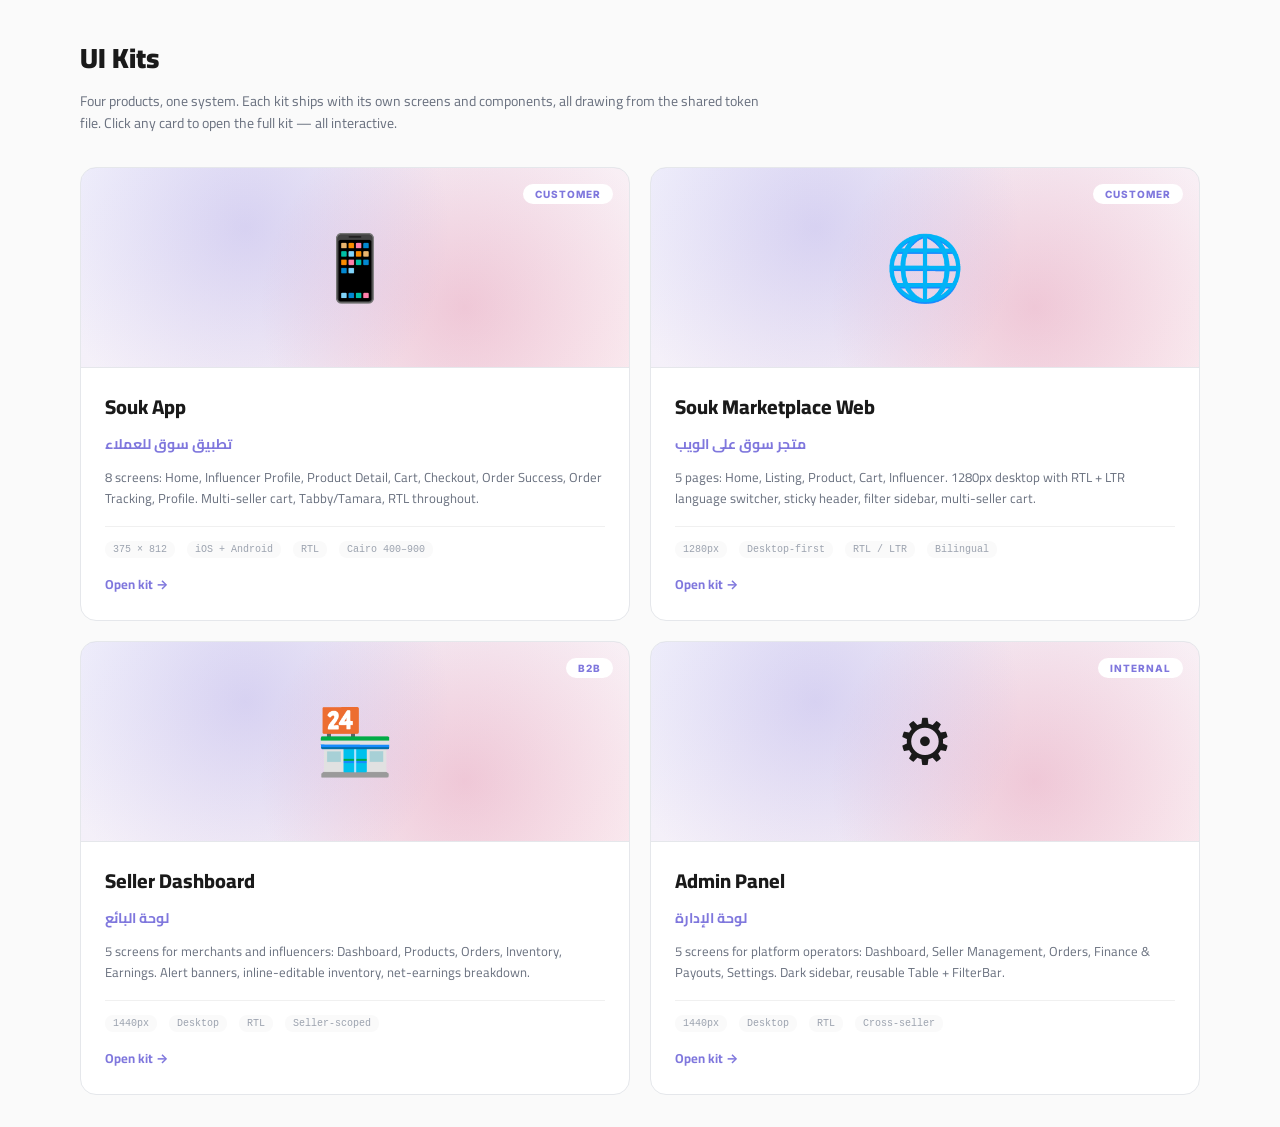
<file: preview/ui-kits.html>
<!doctype html>
<html lang="en"><head><meta charset="utf-8"><title>UI Kits · Mahatta · Souk</title>
<link rel="stylesheet" href="../tokens.css">
<style>
  body { background: var(--m-bg-faint); padding: 32px; font-family: var(--m-font); }
  .wrap { max-width: 1120px; margin: 0 auto; }
  h1 { font-size: 28px; font-weight: 900; margin: 0 0 6px; }
  .sub { font-size: 14px; color: var(--m-ink-2); margin: 0 0 32px; max-width: 700px; line-height: 1.6; }
  .grid { display: grid; grid-template-columns: 1fr 1fr; gap: 20px; }
  .kit { background:#fff; border:1px solid var(--m-border); border-radius: var(--m-r-2xl); overflow: hidden; display: flex; flex-direction: column; transition: all var(--m-dur) var(--m-ease); text-decoration:none; color: inherit; }
  .kit:hover { transform: translateY(-4px); box-shadow: var(--m-shadow-purple); }
  .kit-hero { height: 200px; background: var(--m-grad-soft); display:flex; align-items:center; justify-content:center; position: relative; overflow: hidden; border-bottom: 1px solid var(--m-border); }
  .kit-hero::before { content:""; position:absolute; inset: 0; background: radial-gradient(circle at 30% 30%, rgba(127,119,221,0.25), transparent 50%), radial-gradient(circle at 70% 70%, rgba(212,83,126,0.25), transparent 50%); }
  .kit-hero .tag { position:absolute; top:16px; right:16px; background:#fff; border-radius: var(--m-r-full); padding: 4px 12px; font-size: 10px; font-weight: 800; letter-spacing: 0.1em; color: var(--m-purple); text-transform: uppercase; font-family: var(--m-font-en); }
  .kit-hero .icon { font-size: 64px; position: relative; z-index:1; }
  .kit-body { padding: 20px 24px 24px; }
  .kit-title { font-size: 20px; font-weight: 800; margin: 0 0 6px; }
  .kit-ar { font-size: 14px; color: var(--m-purple); font-weight: 700; margin: 0 0 10px; }
  .kit-desc { font-size: 13px; color: var(--m-ink-2); line-height: 1.65; margin: 0 0 16px; }
  .kit-meta { display:flex; gap:12px; flex-wrap:wrap; margin-top: 12px; padding-top: 14px; border-top: 1px solid var(--m-border-soft); }
  .kit-meta span { font-size: 10px; font-family: ui-monospace, monospace; color: var(--m-ink-3); background: var(--m-bg-faint); padding: 3px 8px; border-radius: var(--m-r-sm); }
  .go { margin-top: 14px; font-size: 13px; font-weight: 700; color: var(--m-purple); }
</style></head><body>
<div class="wrap">
  <h1>UI Kits</h1>
  <p class="sub">Four products, one system. Each kit ships with its own screens and components, all drawing from the shared token file. Click any card to open the full kit — all interactive.</p>

  <div class="grid">
    <a class="kit" href="../ui-kits/app/index.html">
      <div class="kit-hero"><span class="tag">Customer</span><span class="icon">📱</span></div>
      <div class="kit-body">
        <div class="kit-title">Souk App</div>
        <div class="kit-ar">تطبيق سوق للعملاء</div>
        <div class="kit-desc">8 screens: Home, Influencer Profile, Product Detail, Cart, Checkout, Order Success, Order Tracking, Profile. Multi-seller cart, Tabby/Tamara, RTL throughout.</div>
        <div class="kit-meta"><span>375 × 812</span><span>iOS + Android</span><span>RTL</span><span>Cairo 400–900</span></div>
        <div class="go">Open kit →</div>
      </div>
    </a>

    <a class="kit" href="../ui-kits/web/index.html">
      <div class="kit-hero"><span class="tag">Customer</span><span class="icon">🌐</span></div>
      <div class="kit-body">
        <div class="kit-title">Souk Marketplace Web</div>
        <div class="kit-ar">متجر سوق على الويب</div>
        <div class="kit-desc">5 pages: Home, Listing, Product, Cart, Influencer. 1280px desktop with RTL + LTR language switcher, sticky header, filter sidebar, multi-seller cart.</div>
        <div class="kit-meta"><span>1280px</span><span>Desktop-first</span><span>RTL / LTR</span><span>Bilingual</span></div>
        <div class="go">Open kit →</div>
      </div>
    </a>

    <a class="kit" href="../ui-kits/seller/index.html">
      <div class="kit-hero"><span class="tag">B2B</span><span class="icon">🏪</span></div>
      <div class="kit-body">
        <div class="kit-title">Seller Dashboard</div>
        <div class="kit-ar">لوحة البائع</div>
        <div class="kit-desc">5 screens for merchants and influencers: Dashboard, Products, Orders, Inventory, Earnings. Alert banners, inline-editable inventory, net-earnings breakdown.</div>
        <div class="kit-meta"><span>1440px</span><span>Desktop</span><span>RTL</span><span>Seller-scoped</span></div>
        <div class="go">Open kit →</div>
      </div>
    </a>

    <a class="kit" href="../ui-kits/admin/index.html">
      <div class="kit-hero"><span class="tag">Internal</span><span class="icon">⚙️</span></div>
      <div class="kit-body">
        <div class="kit-title">Admin Panel</div>
        <div class="kit-ar">لوحة الإدارة</div>
        <div class="kit-desc">5 screens for platform operators: Dashboard, Seller Management, Orders, Finance & Payouts, Settings. Dark sidebar, reusable Table + FilterBar.</div>
        <div class="kit-meta"><span>1440px</span><span>Desktop</span><span>RTL</span><span>Cross-seller</span></div>
        <div class="go">Open kit →</div>
      </div>
    </a>
  </div>
</div>
</body></html>
</file>
<file: tokens.css>
/* Mahatta · Souk — Design Tokens
   The source of truth for colors, type, spacing, radius, shadow.
   Import via: <link rel="stylesheet" href="tokens.css">
*/

@import url('https://fonts.googleapis.com/css2?family=Cairo:wght@400;500;600;700;800;900&family=Inter:wght@400;500;600;700;800;900&display=swap');

:root {
  /* ──────── Brand ──────── */
  --m-purple:        #7F77DD;   /* Mahatta primary */
  --m-purple-dark:   #5C54C0;
  --m-purple-50:     #F5F0FF;
  --m-purple-100:    #E8E1FF;

  --m-pink:          #D4537E;   /* Mahatta secondary */
  --m-pink-dark:     #B13E66;
  --m-pink-50:       #FFF0F5;

  --m-gold:          #C8A84B;   /* accent, used sparingly (souk basket) */

  /* The gradient. Used for CTAs, logo marks, badges. */
  --m-grad:          linear-gradient(135deg, #7F77DD 0%, #D4537E 100%);
  --m-grad-soft:     linear-gradient(135deg, rgba(127,119,221,0.10) 0%, rgba(212,83,126,0.10) 100%);

  /* ──────── Neutrals ──────── */
  --m-ink:           #1A1A1A;   /* body text */
  --m-ink-2:         #6B7280;   /* secondary text */
  --m-ink-3:         #9CA3AF;   /* tertiary / hints */
  --m-ink-deep:      #1A1A2E;   /* dark surfaces (footer, sidebar) */

  --m-bg:            #FFFFFF;
  --m-bg-faint:      #FAFAFA;   /* page background */
  --m-bg-gray:       #F5F5F5;   /* subtle surfaces */
  --m-border:        #E5E7EB;
  --m-border-soft:   #F0F0F0;

  /* ──────── Semantic ──────── */
  --m-success:       #1D9E75;
  --m-success-bg:    #F0FDF4;
  --m-warning:       #F59E0B;
  --m-warning-bg:    #FEF3C7;
  --m-error:         #E24B4A;
  --m-error-bg:      #FEF2F2;
  --m-info:          #3B82F6;
  --m-info-bg:       #EFF6FF;

  /* ──────── Type ──────── */
  --m-font-ar:       'Cairo', system-ui, sans-serif;  /* Arabic + RTL */
  --m-font-en:       'Inter', system-ui, sans-serif;  /* Latin fallback */
  --m-font:          'Cairo', 'Inter', system-ui, sans-serif;

  /* Type scale (px) — paired with weight, line-height in utility classes below */
  --m-text-xs:       11px;
  --m-text-sm:       12px;
  --m-text-base:     13px;   /* app body */
  --m-text-md:       14px;   /* web body */
  --m-text-lg:       16px;
  --m-text-xl:       18px;
  --m-text-2xl:      22px;
  --m-text-3xl:      26px;
  --m-text-4xl:      32px;
  --m-text-5xl:      42px;
  --m-text-6xl:      52px;   /* hero */

  /* ──────── Radius ──────── */
  --m-r-xs:          6px;
  --m-r-sm:          8px;
  --m-r-md:          10px;
  --m-r-lg:          12px;
  --m-r-xl:          14px;    /* buttons */
  --m-r-2xl:         16px;    /* cards */
  --m-r-3xl:         20px;    /* large cards, hero images */
  --m-r-full:        999px;   /* pills, avatars */

  /* ──────── Spacing (4px grid) ──────── */
  --m-s-1:  4px;
  --m-s-2:  8px;
  --m-s-3:  12px;
  --m-s-4:  16px;
  --m-s-5:  20px;
  --m-s-6:  24px;
  --m-s-8:  32px;
  --m-s-10: 40px;
  --m-s-12: 48px;
  --m-s-16: 64px;

  /* ──────── Shadow ──────── */
  --m-shadow-1:      0 2px 8px rgba(0,0,0,0.04);
  --m-shadow-2:      0 4px 14px rgba(212,83,126,0.30);   /* primary CTA */
  --m-shadow-3:      0 6px 20px rgba(212,83,126,0.30);
  --m-shadow-4:      0 8px 24px rgba(212,83,126,0.40);
  --m-shadow-purple: 0 12px 40px rgba(127,119,221,0.15);
  --m-shadow-lift:   0 4px 20px rgba(0,0,0,0.15);

  /* ──────── Motion ──────── */
  --m-ease:          cubic-bezier(0.2, 0.8, 0.2, 1);
  --m-dur-fast:      150ms;
  --m-dur:           200ms;
  --m-dur-slow:      400ms;
}

/* ──────── Minimal utility resets for preview cards ──────── */
*, *::before, *::after { box-sizing: border-box; }
html, body { margin: 0; font-family: var(--m-font); color: var(--m-ink); -webkit-font-smoothing: antialiased; }
</file>
